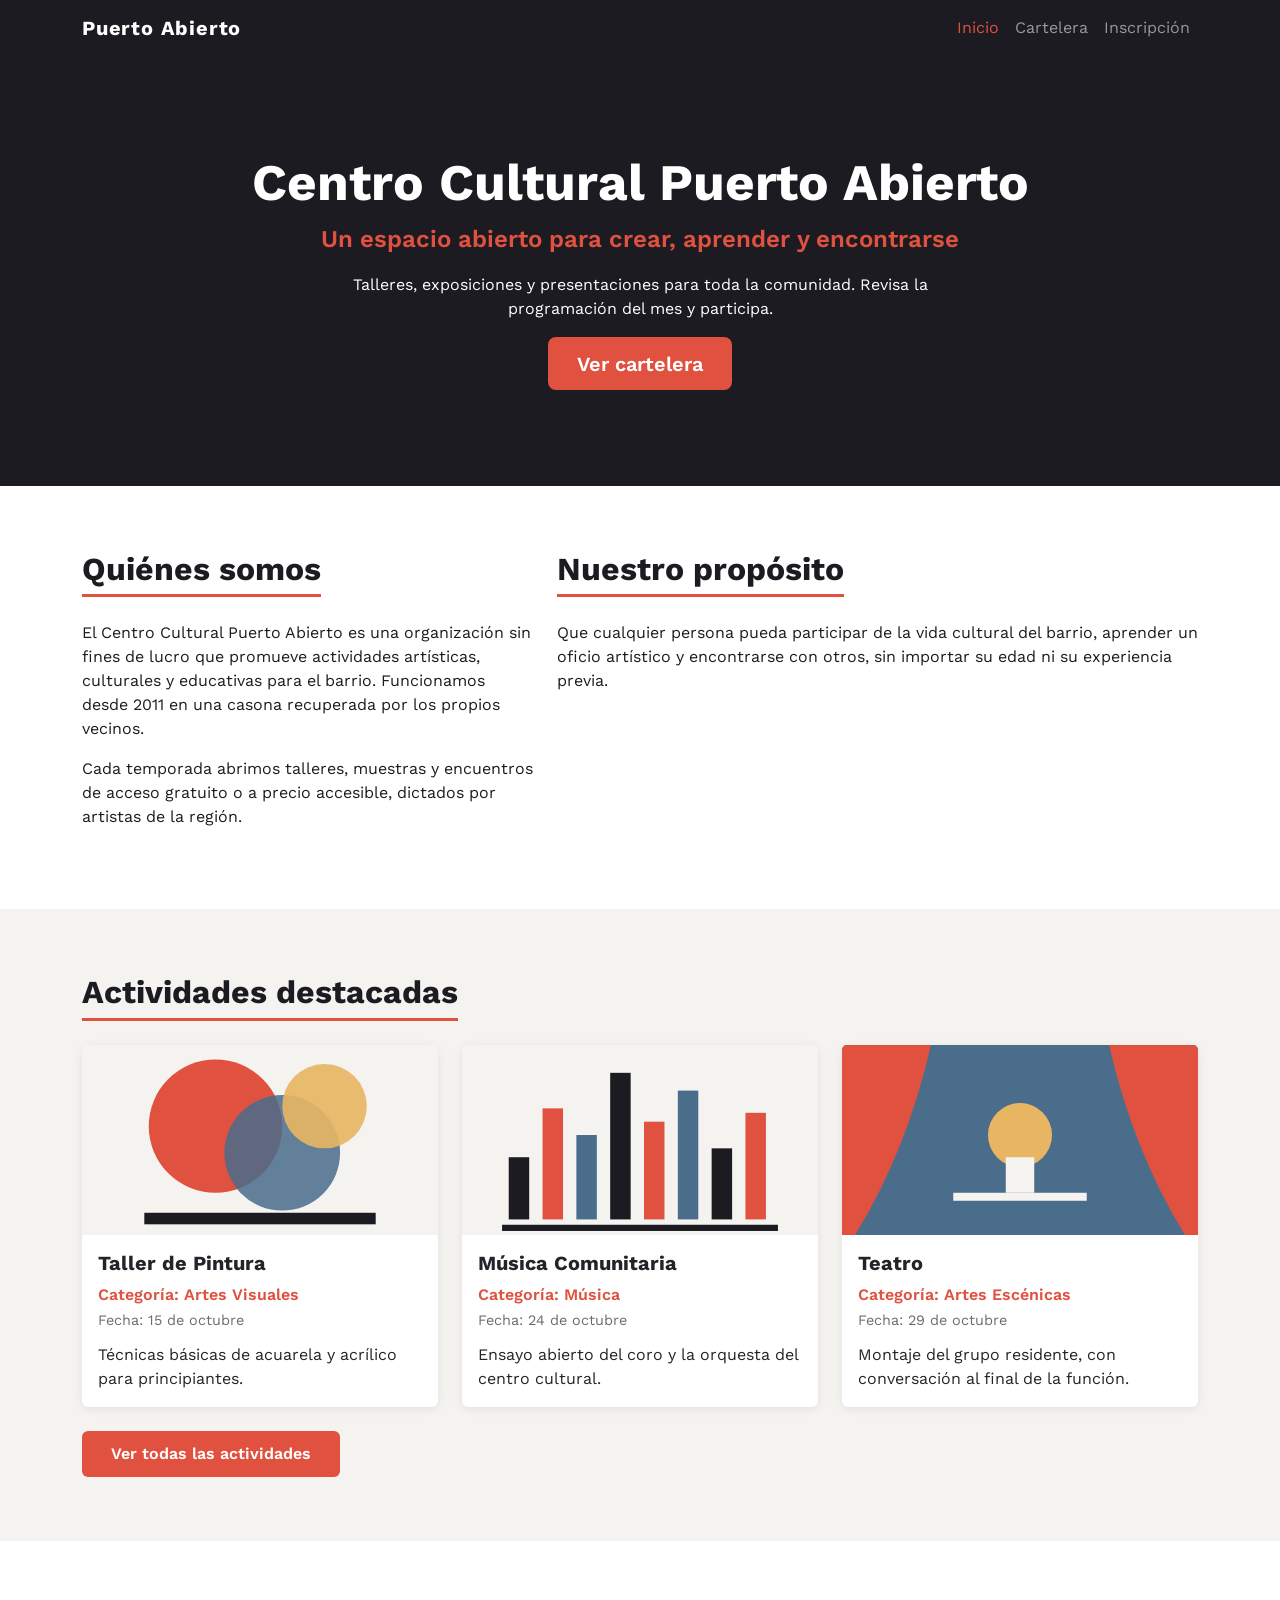
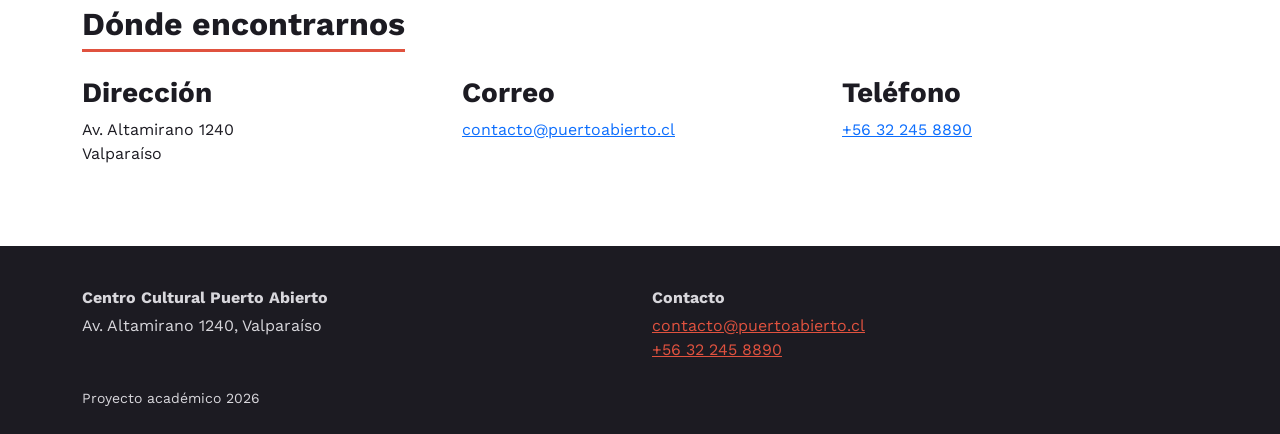
<file: index.html>
<!DOCTYPE html>
<html lang="es">

<head>
  <meta charset="UTF-8">
  <meta name="viewport" content="width=device-width, initial-scale=1">
  <title>Centro Cultural Puerto Abierto</title>

  <!-- 1. Bootstrap -->
  <link rel="stylesheet" href="https://cdn.jsdelivr.net/npm/bootstrap@5.3.3/dist/css/bootstrap.min.css">
  <!-- 2. Tipografia -->
  <link rel="stylesheet" href="https://fonts.googleapis.com/css2?family=Work+Sans:wght@400;600;700&display=swap">
  <!-- 3. Mi CSS al final, para poder sobrescribir a Bootstrap -->
  <link rel="stylesheet" href="css/estilos.css">
</head>

<body>

  <!-- ===================== MENU ===================== -->
  <header>
    <nav class="navbar navbar-expand-lg navbar-dark barra">
      <div class="container">

        <a class="navbar-brand" href="index.html">Puerto Abierto</a>

        <!-- Boton hamburguesa: aparece en pantallas menores a 992px -->
        <button class="navbar-toggler" type="button"
                data-bs-toggle="collapse" data-bs-target="#menu"
                aria-controls="menu" aria-expanded="false" aria-label="Abrir menú">
          <span class="navbar-toggler-icon"></span>
        </button>

        <div class="collapse navbar-collapse" id="menu">
          <ul class="navbar-nav ms-auto">
            <li class="nav-item"><a class="nav-link active" href="index.html">Inicio</a></li>
            <li class="nav-item"><a class="nav-link" href="cartelera.html">Cartelera</a></li>
            <li class="nav-item"><a class="nav-link" href="inscripcion.html">Inscripción</a></li>
          </ul>
        </div>

      </div>
    </nav>
  </header>


  <main>

    <!-- ===================== BIENVENIDA ===================== -->
    <section class="portada">
      <div class="container text-center">
        <h1>Centro Cultural Puerto Abierto</h1>
        <p class="bienvenida">Un espacio abierto para crear, aprender y encontrarse</p>
        <p class="texto mx-auto">Talleres, exposiciones y presentaciones para toda la comunidad.
          Revisa la programación del mes y participa.</p>
        <a class="btn boton-principal btn-lg" href="cartelera.html">Ver cartelera</a>
      </div>
    </section>


    <!-- ===================== QUIENES SOMOS ===================== -->
    <section class="seccion">
      <div class="container">
        <div class="row g-4">

          <div class="col-12 col-lg-5">
            <h2>Quiénes somos</h2>
            <p>El Centro Cultural Puerto Abierto es una organización sin fines de lucro que promueve
              actividades artísticas, culturales y educativas para el barrio. Funcionamos desde 2011
              en una casona recuperada por los propios vecinos.</p>
            <p>Cada temporada abrimos talleres, muestras y encuentros de acceso gratuito o a precio
              accesible, dictados por artistas de la región.</p>
          </div>

          <div class="col-12 col-lg-7">
            <h2>Nuestro propósito</h2>
            <p>Que cualquier persona pueda participar de la vida cultural del barrio, aprender un
              oficio artístico y encontrarse con otros, sin importar su edad ni su experiencia previa.</p>
          </div>

        </div>
      </div>
    </section>


    <!-- ===================== ACTIVIDADES DESTACADAS ===================== -->
    <section class="seccion seccion-clara">
      <div class="container">

        <h2>Actividades destacadas</h2>

        <div class="row g-4">

          <!-- Destacada 1 -->
          <div class="col-12 col-md-4">
            <div class="card tarjeta h-100">
              <img src="img/actividad1.svg" class="card-img-top" alt="Manchas de pintura de colores">
              <div class="card-body">
                <h3 class="card-title">Taller de Pintura</h3>
                <p class="card-text categoria">Categoría: Artes Visuales</p>
                <p class="card-text fecha">Fecha: 15 de octubre</p>
                <p class="card-text">Técnicas básicas de acuarela y acrílico para principiantes.</p>
              </div>
            </div>
          </div>

          <!-- Destacada 2 -->
          <div class="col-12 col-md-4">
            <div class="card tarjeta h-100">
              <img src="img/actividad4.svg" class="card-img-top" alt="Barras de un ecualizador de música">
              <div class="card-body">
                <h3 class="card-title">Música Comunitaria</h3>
                <p class="card-text categoria">Categoría: Música</p>
                <p class="card-text fecha">Fecha: 24 de octubre</p>
                <p class="card-text">Ensayo abierto del coro y la orquesta del centro cultural.</p>
              </div>
            </div>
          </div>

          <!-- Destacada 3 -->
          <div class="col-12 col-md-4">
            <div class="card tarjeta h-100">
              <img src="img/actividad5.svg" class="card-img-top" alt="Telones de un escenario de teatro">
              <div class="card-body">
                <h3 class="card-title">Teatro</h3>
                <p class="card-text categoria">Categoría: Artes Escénicas</p>
                <p class="card-text fecha">Fecha: 29 de octubre</p>
                <p class="card-text">Montaje del grupo residente, con conversación al final de la función.</p>
              </div>
            </div>
          </div>

        </div>

        <a class="btn boton-principal mt-4" href="cartelera.html">Ver todas las actividades</a>

      </div>
    </section>


    <!-- ===================== CONTACTO Y UBICACION ===================== -->
    <section class="seccion">
      <div class="container">

        <h2>Dónde encontrarnos</h2>

        <div class="row g-4">

          <div class="col-12 col-md-4">
            <h3>Dirección</h3>
            <p>Av. Altamirano 1240<br>Valparaíso</p>
          </div>

          <div class="col-12 col-md-4">
            <h3>Correo</h3>
            <p><a href="mailto:contacto@puertoabierto.cl">contacto@puertoabierto.cl</a></p>
          </div>

          <div class="col-12 col-md-4">
            <h3>Teléfono</h3>
            <p><a href="tel:+56322458890">+56 32 245 8890</a></p>
          </div>

        </div>
      </div>
    </section>

  </main>


  <!-- ===================== PIE DE PAGINA ===================== -->
  <footer class="pie">
    <div class="container">
      <div class="row g-4">

        <div class="col-12 col-md-6">
          <p class="fw-bold mb-1">Centro Cultural Puerto Abierto</p>
          <p class="mb-0">Av. Altamirano 1240, Valparaíso</p>
        </div>

        <div class="col-12 col-md-6">
          <p class="fw-bold mb-1">Contacto</p>
          <p class="mb-0">
            <a href="mailto:contacto@puertoabierto.cl">contacto@puertoabierto.cl</a><br>
            <a href="tel:+56322458890">+56 32 245 8890</a>
          </p>
        </div>

      </div>
      <p class="mt-4 mb-0"><small>Proyecto académico 2026</small></p>
    </div>
  </footer>

  <!-- JavaScript de Bootstrap: solo lo usa el menu hamburguesa -->
  <script src="https://cdn.jsdelivr.net/npm/bootstrap@5.3.3/dist/js/bootstrap.bundle.min.js"></script>

</body>

</html>
</file>
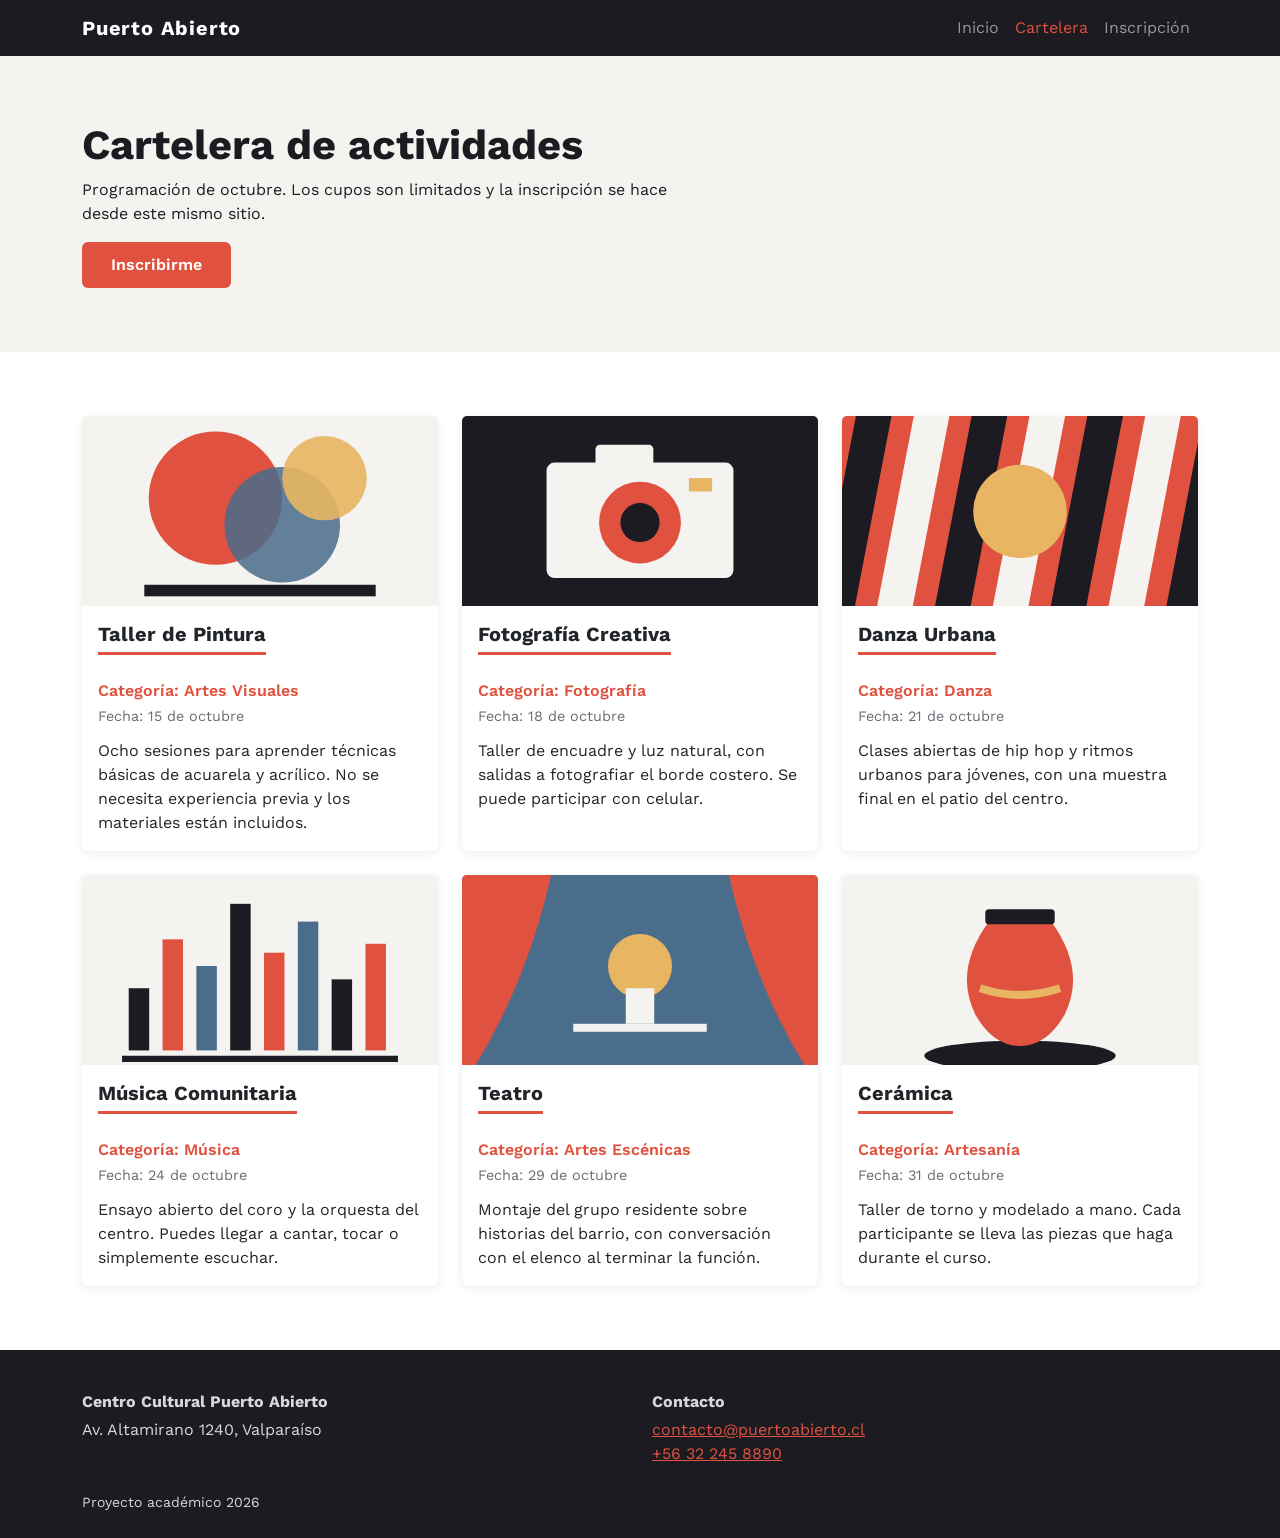
<file: cartelera.html>
<!DOCTYPE html>
<html lang="es">

<head>
  <meta charset="UTF-8">
  <meta name="viewport" content="width=device-width, initial-scale=1">
  <title>Cartelera - Centro Cultural Puerto Abierto</title>

  <link rel="stylesheet" href="https://cdn.jsdelivr.net/npm/bootstrap@5.3.3/dist/css/bootstrap.min.css">
  <link rel="stylesheet" href="https://fonts.googleapis.com/css2?family=Work+Sans:wght@400;600;700&display=swap">
  <link rel="stylesheet" href="css/estilos.css">
</head>

<body>

  <!-- ===================== MENU ===================== -->
  <header>
    <nav class="navbar navbar-expand-lg navbar-dark barra">
      <div class="container">

        <a class="navbar-brand" href="index.html">Puerto Abierto</a>

        <button class="navbar-toggler" type="button"
                data-bs-toggle="collapse" data-bs-target="#menu"
                aria-controls="menu" aria-expanded="false" aria-label="Abrir menú">
          <span class="navbar-toggler-icon"></span>
        </button>

        <div class="collapse navbar-collapse" id="menu">
          <ul class="navbar-nav ms-auto">
            <li class="nav-item"><a class="nav-link" href="index.html">Inicio</a></li>
            <li class="nav-item"><a class="nav-link active" href="cartelera.html">Cartelera</a></li>
            <li class="nav-item"><a class="nav-link" href="inscripcion.html">Inscripción</a></li>
          </ul>
        </div>

      </div>
    </nav>
  </header>


  <main>

    <!-- ===================== TITULO DE LA PAGINA ===================== -->
    <section class="seccion seccion-clara">
      <div class="container">
        <h1>Cartelera de actividades</h1>
        <p class="texto">Programación de octubre. Los cupos son limitados y la inscripción se hace
          desde este mismo sitio.</p>
        <a class="btn boton-principal" href="inscripcion.html">Inscribirme</a>
      </div>
    </section>


    <!-- ===================== LAS 6 ACTIVIDADES ===================== -->
    <!-- Grilla: col-12    -> 1 tarjeta por fila en celular
                 col-sm-6  -> 2 por fila desde 576px
                 col-lg-4  -> 3 por fila desde 992px -->
    <section class="seccion">
      <div class="container">
        <div class="row g-4">

          <!-- ========== Actividad 1 ========== -->
          <div class="col-12 col-sm-6 col-lg-4">
            <div class="card tarjeta h-100">
              <img src="img/actividad1.svg" class="card-img-top" alt="Manchas de pintura de colores">
              <div class="card-body">
                <h2 class="card-title">Taller de Pintura</h2>
                <p class="card-text categoria">Categoría: Artes Visuales</p>
                <p class="card-text fecha">Fecha: 15 de octubre</p>
                <p class="card-text">Ocho sesiones para aprender técnicas básicas de acuarela y
                  acrílico. No se necesita experiencia previa y los materiales están incluidos.</p>
              </div>
            </div>
          </div>

          <!-- ========== Actividad 2 ========== -->
          <div class="col-12 col-sm-6 col-lg-4">
            <div class="card tarjeta h-100">
              <img src="img/actividad2.svg" class="card-img-top" alt="Cámara fotográfica con su lente">
              <div class="card-body">
                <h2 class="card-title">Fotografía Creativa</h2>
                <p class="card-text categoria">Categoría: Fotografía</p>
                <p class="card-text fecha">Fecha: 18 de octubre</p>
                <p class="card-text">Taller de encuadre y luz natural, con salidas a fotografiar el
                  borde costero. Se puede participar con celular.</p>
              </div>
            </div>
          </div>

          <!-- ========== Actividad 3 ========== -->
          <div class="col-12 col-sm-6 col-lg-4">
            <div class="card tarjeta h-100">
              <img src="img/actividad3.svg" class="card-img-top" alt="Figuras diagonales en movimiento">
              <div class="card-body">
                <h2 class="card-title">Danza Urbana</h2>
                <p class="card-text categoria">Categoría: Danza</p>
                <p class="card-text fecha">Fecha: 21 de octubre</p>
                <p class="card-text">Clases abiertas de hip hop y ritmos urbanos para jóvenes, con
                  una muestra final en el patio del centro.</p>
              </div>
            </div>
          </div>

          <!-- ========== Actividad 4 ========== -->
          <div class="col-12 col-sm-6 col-lg-4">
            <div class="card tarjeta h-100">
              <img src="img/actividad4.svg" class="card-img-top" alt="Barras de un ecualizador de música">
              <div class="card-body">
                <h2 class="card-title">Música Comunitaria</h2>
                <p class="card-text categoria">Categoría: Música</p>
                <p class="card-text fecha">Fecha: 24 de octubre</p>
                <p class="card-text">Ensayo abierto del coro y la orquesta del centro. Puedes llegar
                  a cantar, tocar o simplemente escuchar.</p>
              </div>
            </div>
          </div>

          <!-- ========== Actividad 5 ========== -->
          <div class="col-12 col-sm-6 col-lg-4">
            <div class="card tarjeta h-100">
              <img src="img/actividad5.svg" class="card-img-top" alt="Telones de un escenario de teatro">
              <div class="card-body">
                <h2 class="card-title">Teatro</h2>
                <p class="card-text categoria">Categoría: Artes Escénicas</p>
                <p class="card-text fecha">Fecha: 29 de octubre</p>
                <p class="card-text">Montaje del grupo residente sobre historias del barrio, con
                  conversación con el elenco al terminar la función.</p>
              </div>
            </div>
          </div>

          <!-- ========== Actividad 6 ========== -->
          <div class="col-12 col-sm-6 col-lg-4">
            <div class="card tarjeta h-100">
              <img src="img/actividad6.svg" class="card-img-top" alt="Vasija de cerámica sobre un torno">
              <div class="card-body">
                <h2 class="card-title">Cerámica</h2>
                <p class="card-text categoria">Categoría: Artesanía</p>
                <p class="card-text fecha">Fecha: 31 de octubre</p>
                <p class="card-text">Taller de torno y modelado a mano. Cada participante se lleva
                  las piezas que haga durante el curso.</p>
              </div>
            </div>
          </div>

        </div>
      </div>
    </section>

  </main>


  <!-- ===================== PIE DE PAGINA ===================== -->
  <footer class="pie">
    <div class="container">
      <div class="row g-4">

        <div class="col-12 col-md-6">
          <p class="fw-bold mb-1">Centro Cultural Puerto Abierto</p>
          <p class="mb-0">Av. Altamirano 1240, Valparaíso</p>
        </div>

        <div class="col-12 col-md-6">
          <p class="fw-bold mb-1">Contacto</p>
          <p class="mb-0">
            <a href="mailto:contacto@puertoabierto.cl">contacto@puertoabierto.cl</a><br>
            <a href="tel:+56322458890">+56 32 245 8890</a>
          </p>
        </div>

      </div>
      <p class="mt-4 mb-0"><small>Proyecto académico 2026</small></p>
    </div>
  </footer>

  <script src="https://cdn.jsdelivr.net/npm/bootstrap@5.3.3/dist/js/bootstrap.bundle.min.js"></script>

</body>

</html>
</file>
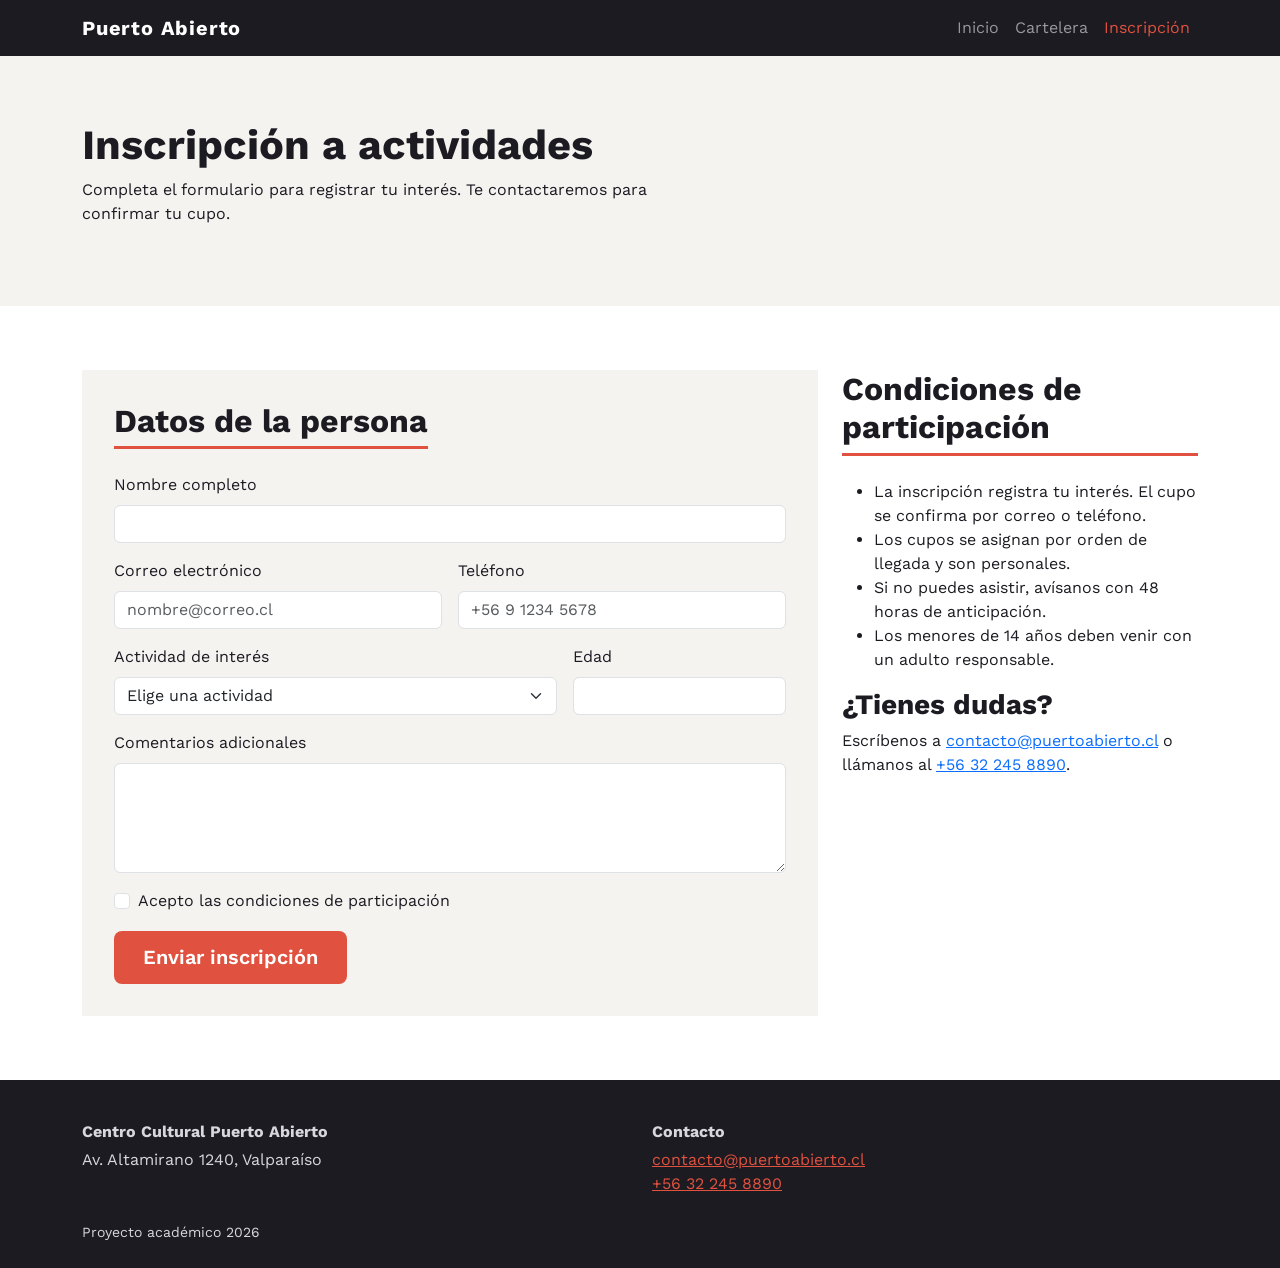
<file: inscripcion.html>
<!DOCTYPE html>
<html lang="es">

<head>
  <meta charset="UTF-8">
  <meta name="viewport" content="width=device-width, initial-scale=1">
  <title>Inscripción - Centro Cultural Puerto Abierto</title>

  <link rel="stylesheet" href="https://cdn.jsdelivr.net/npm/bootstrap@5.3.3/dist/css/bootstrap.min.css">
  <link rel="stylesheet" href="https://fonts.googleapis.com/css2?family=Work+Sans:wght@400;600;700&display=swap">
  <link rel="stylesheet" href="css/estilos.css">
</head>

<body>

  <!-- ===================== MENU ===================== -->
  <header>
    <nav class="navbar navbar-expand-lg navbar-dark barra">
      <div class="container">

        <a class="navbar-brand" href="index.html">Puerto Abierto</a>

        <button class="navbar-toggler" type="button"
                data-bs-toggle="collapse" data-bs-target="#menu"
                aria-controls="menu" aria-expanded="false" aria-label="Abrir menú">
          <span class="navbar-toggler-icon"></span>
        </button>

        <div class="collapse navbar-collapse" id="menu">
          <ul class="navbar-nav ms-auto">
            <li class="nav-item"><a class="nav-link" href="index.html">Inicio</a></li>
            <li class="nav-item"><a class="nav-link" href="cartelera.html">Cartelera</a></li>
            <li class="nav-item"><a class="nav-link active" href="inscripcion.html">Inscripción</a></li>
          </ul>
        </div>

      </div>
    </nav>
  </header>


  <main>

    <!-- ===================== TITULO DE LA PAGINA ===================== -->
    <section class="seccion seccion-clara">
      <div class="container">
        <h1>Inscripción a actividades</h1>
        <p class="texto">Completa el formulario para registrar tu interés. Te contactaremos para
          confirmar tu cupo.</p>
      </div>
    </section>


    <!-- ===================== FORMULARIO ===================== -->
    <section class="seccion">
      <div class="container">
        <div class="row g-4">

          <!-- ---------- Columna del formulario ---------- -->
          <div class="col-12 col-lg-8">
            <form class="formulario">

              <h2>Datos de la persona</h2>

              <div class="row g-3">

                <!-- Campo: nombre completo -->
                <div class="col-12">
                  <label class="form-label" for="nombre">Nombre completo</label>
                  <input class="form-control" type="text" id="nombre" name="nombre" required>
                </div>

                <!-- Campo: correo electronico -->
                <div class="col-12 col-md-6">
                  <label class="form-label" for="correo">Correo electrónico</label>
                  <input class="form-control" type="email" id="correo" name="correo"
                         placeholder="nombre@correo.cl" required>
                </div>

                <!-- Campo: telefono -->
                <div class="col-12 col-md-6">
                  <label class="form-label" for="telefono">Teléfono</label>
                  <input class="form-control" type="tel" id="telefono" name="telefono"
                         placeholder="+56 9 1234 5678" required>
                </div>

                <!-- Campo: actividad de interes -->
                <div class="col-12 col-md-8">
                  <label class="form-label" for="actividad">Actividad de interés</label>
                  <select class="form-select" id="actividad" name="actividad" required>
                    <option value="">Elige una actividad</option>
                    <option value="pintura">Taller de Pintura</option>
                    <option value="fotografia">Fotografía Creativa</option>
                    <option value="danza">Danza Urbana</option>
                    <option value="musica">Música Comunitaria</option>
                    <option value="teatro">Teatro</option>
                    <option value="ceramica">Cerámica</option>
                  </select>
                </div>

                <!-- Campo: edad -->
                <div class="col-12 col-md-4">
                  <label class="form-label" for="edad">Edad</label>
                  <input class="form-control" type="number" id="edad" name="edad"
                         min="5" max="100" required>
                </div>

                <!-- Campo: comentarios (el unico opcional) -->
                <div class="col-12">
                  <label class="form-label" for="comentarios">Comentarios adicionales</label>
                  <textarea class="form-control" id="comentarios" name="comentarios" rows="4"></textarea>
                </div>

                <!-- Campo: aceptacion de condiciones -->
                <div class="col-12">
                  <div class="form-check">
                    <input class="form-check-input" type="checkbox" id="condiciones"
                           name="condiciones" required>
                    <label class="form-check-label" for="condiciones">
                      Acepto las condiciones de participación
                    </label>
                  </div>
                </div>

                <!-- Boton de envio -->
                <div class="col-12">
                  <button class="btn boton-principal btn-lg" type="submit">Enviar inscripción</button>
                </div>

              </div>
            </form>
          </div>

          <!-- ---------- Columna de las condiciones ---------- -->
          <div class="col-12 col-lg-4">
            <h2>Condiciones de participación</h2>
            <ul>
              <li>La inscripción registra tu interés. El cupo se confirma por correo o teléfono.</li>
              <li>Los cupos se asignan por orden de llegada y son personales.</li>
              <li>Si no puedes asistir, avísanos con 48 horas de anticipación.</li>
              <li>Los menores de 14 años deben venir con un adulto responsable.</li>
            </ul>

            <h3>¿Tienes dudas?</h3>
            <p>Escríbenos a <a href="mailto:contacto@puertoabierto.cl">contacto@puertoabierto.cl</a>
              o llámanos al <a href="tel:+56322458890">+56 32 245 8890</a>.</p>
          </div>

        </div>
      </div>
    </section>

  </main>


  <!-- ===================== PIE DE PAGINA ===================== -->
  <footer class="pie">
    <div class="container">
      <div class="row g-4">

        <div class="col-12 col-md-6">
          <p class="fw-bold mb-1">Centro Cultural Puerto Abierto</p>
          <p class="mb-0">Av. Altamirano 1240, Valparaíso</p>
        </div>

        <div class="col-12 col-md-6">
          <p class="fw-bold mb-1">Contacto</p>
          <p class="mb-0">
            <a href="mailto:contacto@puertoabierto.cl">contacto@puertoabierto.cl</a><br>
            <a href="tel:+56322458890">+56 32 245 8890</a>
          </p>
        </div>

      </div>
      <p class="mt-4 mb-0"><small>Proyecto académico 2026</small></p>
    </div>
  </footer>

  <script src="https://cdn.jsdelivr.net/npm/bootstrap@5.3.3/dist/js/bootstrap.bundle.min.js"></script>

</body>

</html>
</file>
<file: css/estilos.css>
/* ==========================================================
   CENTRO CULTURAL PUERTO ABIERTO
   Hoja de estilos propia.

   Se carga DESPUES de Bootstrap en el HTML, por eso mis
   reglas pueden sobrescribir las de Bootstrap.

   Uso nombres de clase en espanol para no chocar nunca
   con los nombres de Bootstrap, que estan en ingles.

   CONTENIDO
   1. Colores y tipografia   <- cambiar colores aqui
   2. Estilos generales
   3. Barra de navegacion
   4. Portada
   5. Secciones
   6. Botones
   7. Tarjetas de actividades
   8. Formulario
   9. Pie de pagina
  10. Pantallas pequenas
   ========================================================== */


/* ---------- 1. COLORES Y TIPOGRAFIA ---------- */
/* Estas tres variables controlan todo el color del sitio.
   Para cambiar la identidad visual basta con editarlas aqui. */

:root {
  --principal: #1c1b22;   /* menu, pie de pagina, portada y titulos */
  --acento: #e0523f;      /* botones y detalles */
  --fondo: #f4f3f0;       /* fondo de las secciones claras */
}


/* ---------- 2. ESTILOS GENERALES ---------- */

body {
  font-family: "Work Sans", sans-serif;
  color: var(--principal);
}

h1, h2, h3 {
  font-weight: 700;
}

h1 {
  font-size: 2.6rem;
}

/* Limita el largo de las lineas para que el texto sea comodo de leer */
.texto {
  max-width: 60ch;
}


/* ---------- 3. BARRA DE NAVEGACION ---------- */

.barra {
  background-color: var(--principal);
}

.barra .navbar-brand {
  font-weight: 700;
  letter-spacing: 0.04em;
}

/* Resalta el enlace de la pagina en la que estoy */
.barra .nav-link.active {
  color: var(--acento);
}


/* ---------- 4. PORTADA ---------- */

.portada {
  background-color: var(--principal);
  color: #ffffff;
  padding: 6rem 0;
}

.portada h1 {
  font-size: 3.2rem;
}

/* Frase de bienvenida bajo el nombre del centro */
.bienvenida {
  color: var(--acento);
  font-size: 1.5rem;
  font-weight: 600;
  margin-bottom: 1rem;
}


/* ---------- 5. SECCIONES ---------- */

.seccion {
  padding: 4rem 0;
}

.seccion-clara {
  background-color: var(--fondo);
}

/* Linea de color bajo los titulos de seccion */
.seccion h2 {
  border-bottom: 3px solid var(--acento);
  display: inline-block;
  padding-bottom: 6px;
  margin-bottom: 1.5rem;
}


/* ---------- 6. BOTONES ---------- */

.boton-principal {
  background-color: var(--acento);
  color: #ffffff;
  font-weight: 600;
  border: none;
  padding: 0.7rem 1.8rem;
}

.boton-principal:hover {
  background-color: #c8442f;
  color: #ffffff;
}


/* ---------- 7. TARJETAS DE ACTIVIDADES ---------- */

.tarjeta {
  border: none;
  box-shadow: 0 2px 10px rgba(0, 0, 0, 0.08);
}

/* Alto fijo + cover: las imagenes quedan parejas y no se deforman */
.tarjeta img {
  height: 190px;
  object-fit: cover;
}

.tarjeta h2,
.tarjeta h3 {
  font-size: 1.25rem;
}

/* Categoria y fecha en un tamano mas chico que la descripcion */
.categoria {
  color: var(--acento);
  font-weight: 600;
  margin-bottom: 0.2rem;
}

.fecha {
  color: #6b6b73;
  font-size: 0.9rem;
  margin-bottom: 0.7rem;
}


/* ---------- 8. FORMULARIO ---------- */

.formulario {
  background-color: var(--fondo);
  padding: 2rem;
}

/* Marca de foco en mi color, para que se vea al navegar con teclado */
.form-control:focus,
.form-select:focus,
.form-check-input:focus {
  border-color: var(--acento);
  box-shadow: 0 0 0 0.2rem rgba(224, 82, 63, 0.25);
}

.form-check-input:checked {
  background-color: var(--acento);
  border-color: var(--acento);
}


/* ---------- 9. PIE DE PAGINA ---------- */

.pie {
  background-color: var(--principal);
  color: #d8d7dc;
  padding: 2.5rem 0 1.5rem;
}

.pie a {
  color: var(--acento);
}


/* ---------- 10. PANTALLAS PEQUENAS ---------- */
/* Bajo 768px achico los titulos y los espacios.
   De reacomodar las columnas ya se encarga Bootstrap. */

@media (max-width: 767.98px) {
  .portada { padding: 3.5rem 0; }
  .portada h1 { font-size: 2.1rem; }
  .bienvenida { font-size: 1.2rem; }
  .seccion { padding: 2.5rem 0; }
  h1 { font-size: 2rem; }
}
</file>
